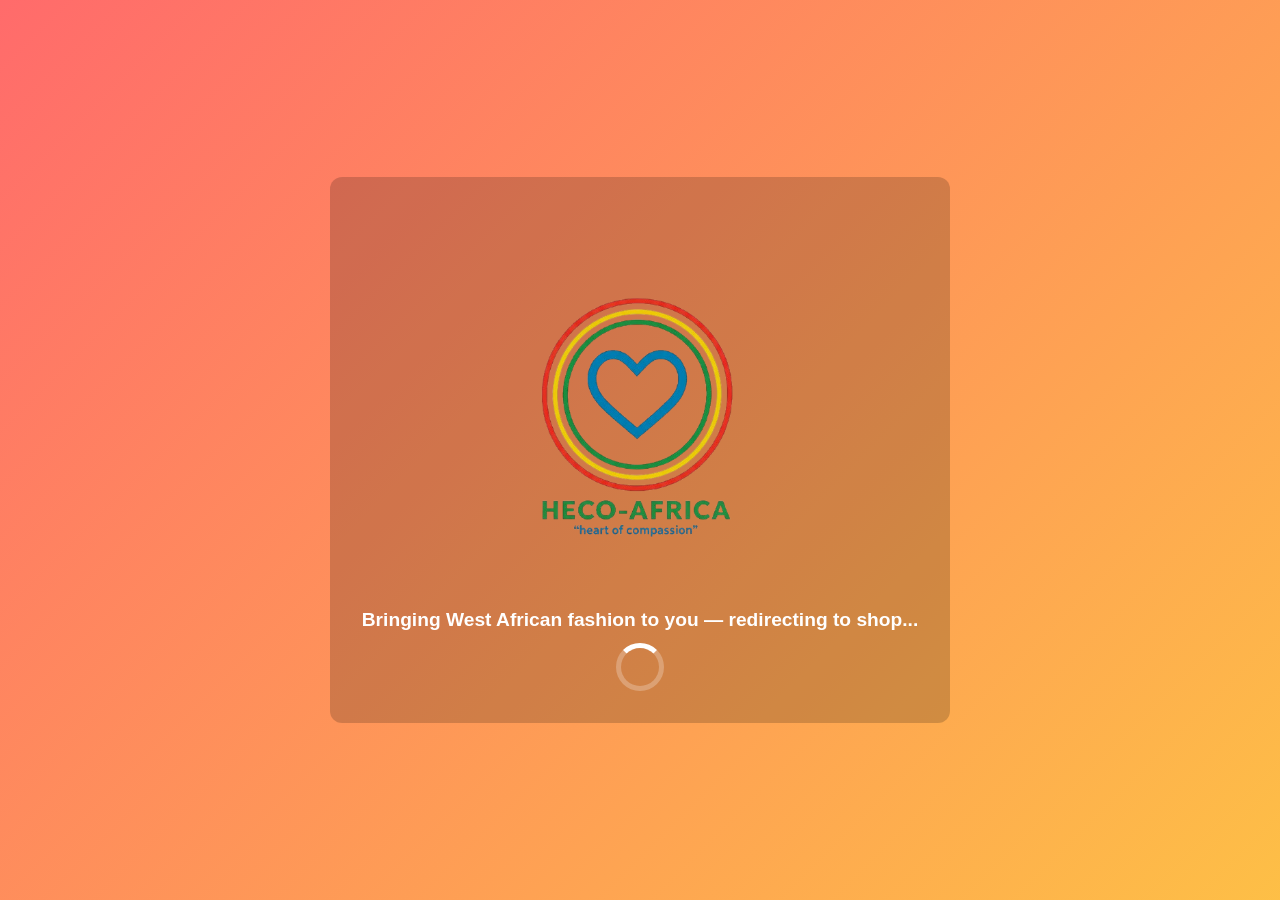
<file: index.html>
<!DOCTYPE html>
<html lang="en">
<head>
  <meta charset="utf-8"/>
  <meta name="viewport" content="width=device-width,initial-scale=1"/>
  <title>Slumtotos-Africa — Welcome</title>
  <link rel="stylesheet" href="style.css">
</head>
<body>
  <main class="splash-page">
    <div class="card">
      <h1>
        <img src="images/HECO-AFRICA (3).png" alt="HECO-AFRICA" style="height: 400px; vertical-align: middle;">
      
      </h1>
      <p>Bringing West African fashion to you — redirecting to shop...</p>
      <div class="spinner" aria-hidden="true"></div>
    </div>
  </main>
  <script>
    setTimeout(()=>{window.location.href='splash.html'},3000)
  </script>
</body>
</html>
</file>
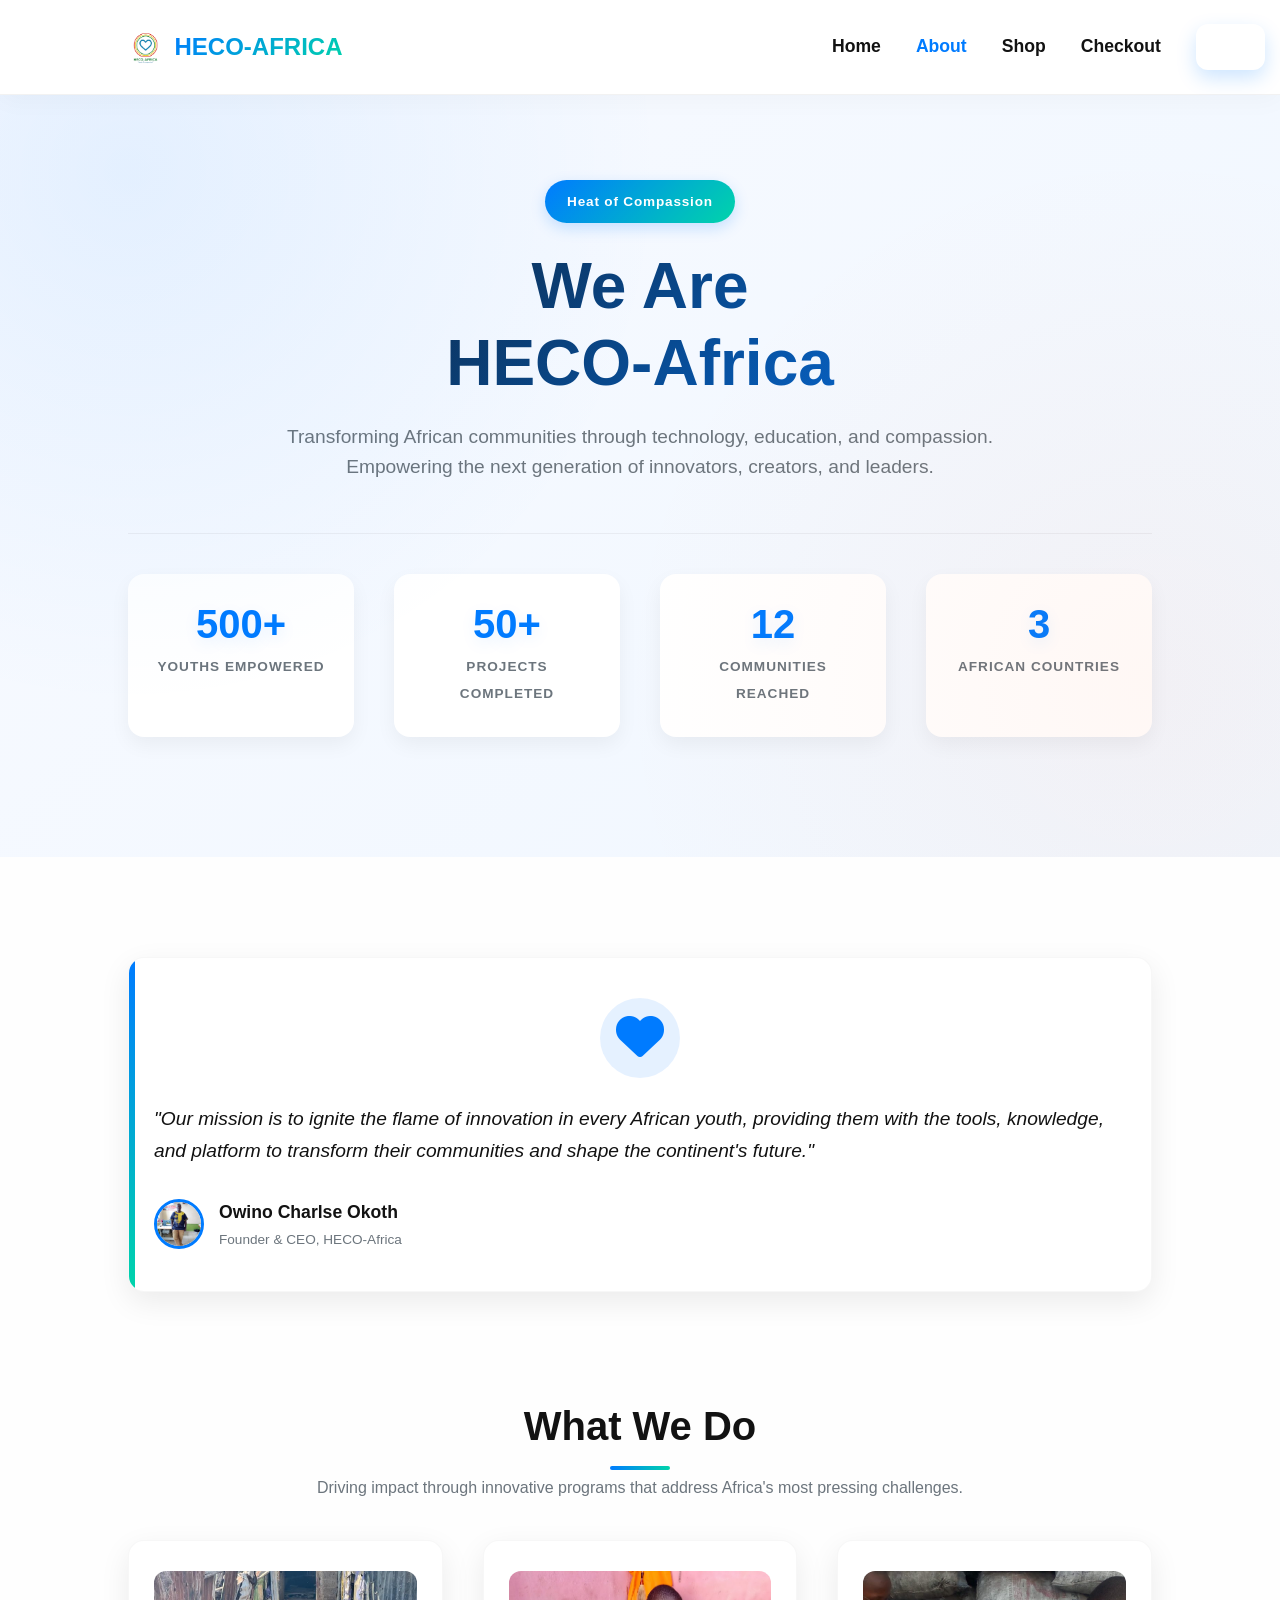
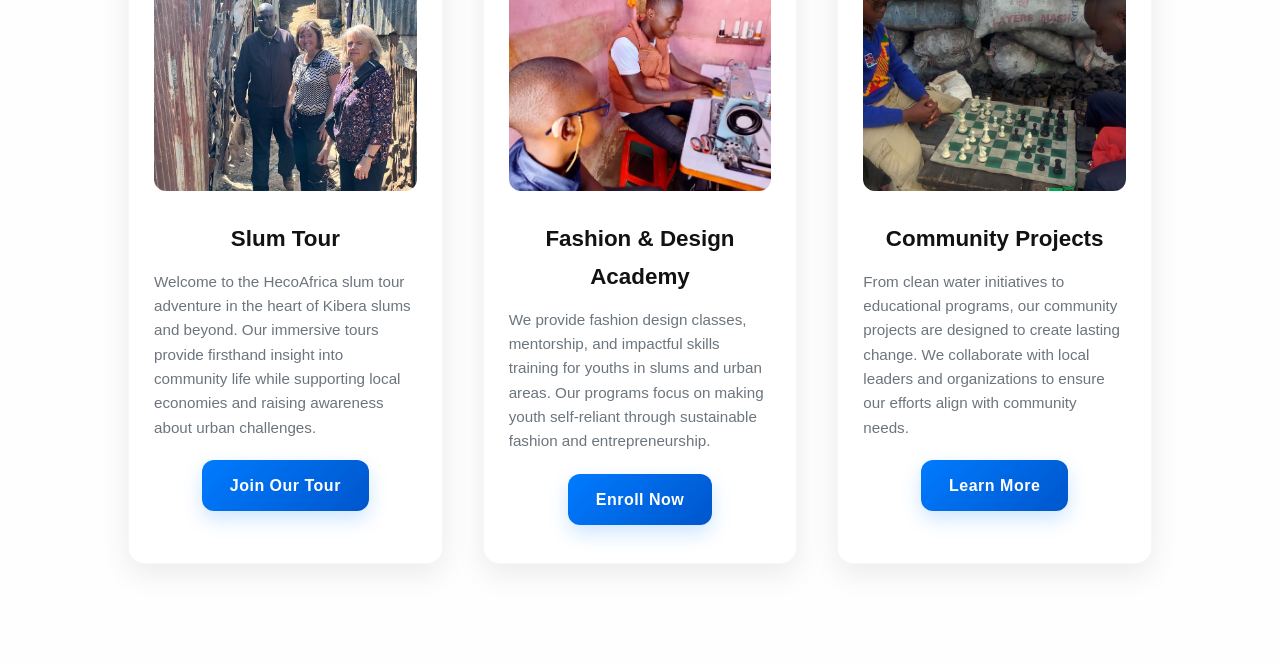
<file: aboutus.html>
<!DOCTYPE html>
<html lang="en">
<head>
  <meta charset="UTF-8" />
  <meta name="viewport" content="width=device-width, initial-scale=1.0" />
  <title>About Us – HECO-Africa | The Heat of Compassion</title>
  <link rel="stylesheet" href="https://cdnjs.cloudflare.com/ajax/libs/font-awesome/6.4.0/css/all.min.css">
  <style>
    /* ===== CSS VARIABLES ===== */
    :root {
      --primary: #007bff;
      --primary-dark: #0056cc;
      --secondary: #ff6b35;
      --accent: #00d4aa;
      --dark: #121212;
      --light: #f8f9fa;
      --gray: #6c757d;
      --gray-light: #e9ecef;
      --shadow: 0 10px 30px rgba(0,0,0,0.08);
      --shadow-hover: 0 20px 40px rgba(0,0,0,0.15);
      --transition: all 0.4s cubic-bezier(0.175, 0.885, 0.32, 1.1);
      --border-radius: 16px;
      --section-spacing: 120px;
    }

    * {
      margin: 0;
      padding: 0;
      box-sizing: border-box;
      font-family: "Poppins", "Segoe UI", sans-serif;
    }

    body {
      background-color: #fefefe;
      color: var(--dark);
      line-height: 1.7;
      overflow-x: hidden;
      scroll-behavior: smooth;
    }

    /* ===== MOBILE-FIRST NAVBAR ===== */
    .navbar {
      width: 100%;
      padding: 20px 5%;
      display: flex;
      justify-content: space-between;
      align-items: center;
      background: rgba(255, 255, 255, 0.98);
      backdrop-filter: blur(15px);
      position: fixed;
      top: 0;
      z-index: 1000;
      border-bottom: 1px solid rgba(0,0,0,0.05);
      box-shadow: 0 5px 25px rgba(0,0,0,0.03);
      transition: var(--transition);
    }

    .navbar.scrolled {
      padding: 15px 5%;
      box-shadow: 0 10px 30px rgba(0,0,0,0.08);
    }

    .logo {
      display: flex;
      align-items: center;
      gap: 10px;
      font-size: 1.5rem;
      font-weight: 800;
      color: var(--dark);
      text-decoration: none;
    }

    .logo-img {
      height: 50px;
      transition: var(--transition);
    }

    .logo span {
      background: linear-gradient(135deg, var(--primary), var(--accent));
      -webkit-background-clip: text;
      -webkit-text-fill-color: transparent;
      background-clip: text;
      display: none;
    }

    /* Mobile menu button */
    .menu-btn {
      display: flex;
      align-items: center;
      justify-content: center;
      width: 48px;
      height: 48px;
      background: var(--gray-light);
      color: var(--dark);
      font-size: 1.5rem;
      border-radius: 12px;
      cursor: pointer;
      transition: var(--transition);
      border: none;
    }

    .menu-btn:hover {
      background: var(--primary);
      color: white;
      transform: scale(1.05);
    }

    /* Mobile navigation */
    .nav-links {
      position: fixed;
      top: 0;
      right: -100%;
      width: 85%;
      max-width: 320px;
      height: 100vh;
      background: white;
      display: flex;
      flex-direction: column;
      padding: 100px 30px 40px;
      gap: 20px;
      transition: right 0.5s cubic-bezier(0.68, -0.55, 0.27, 1.55);
      box-shadow: -10px 0 40px rgba(0,0,0,0.12);
      z-index: 999;
      overflow-y: auto;
    }

    .nav-links.show {
      right: 0;
    }

    .nav-links li {
      list-style: none;
    }

    .nav-links a {
      display: block;
      text-decoration: none;
      color: var(--dark);
      font-weight: 600;
      font-size: 1.1rem;
      padding: 16px 20px;
      border-radius: 12px;
      transition: var(--transition);
      position: relative;
      overflow: hidden;
    }

    .nav-links a:not(.btn):hover {
      background: rgba(0, 123, 255, 0.08);
      color: var(--primary);
      transform: translateX(10px);
    }

    .nav-links a.active {
      background: rgba(0, 123, 255, 0.1);
      color: var(--primary);
      font-weight: 700;
    }

    .btn {
      background: linear-gradient(135deg, var(--primary), var(--primary-dark));
      padding: 14px 24px;
      color: white !important;
      border-radius: 12px;
      text-decoration: none;
      display: inline-block;
      font-weight: 600;
      letter-spacing: 0.5px;
      transition: var(--transition);
      box-shadow: 0 8px 20px rgba(0,123,255,0.2);
      border: none;
      cursor: pointer;
      position: relative;
      overflow: hidden;
      z-index: 1;
      margin-top: 10px;
      text-align: center;
    }

    .btn::before {
      content: '';
      position: absolute;
      top: 0;
      left: -100%;
      width: 100%;
      height: 100%;
      background: linear-gradient(135deg, var(--secondary), var(--primary));
      transition: left 0.6s ease;
      z-index: -1;
    }

    .btn:hover {
      transform: translateY(-3px);
      box-shadow: 0 12px 25px rgba(0,123,255,0.3);
    }

    .btn:hover::before {
      left: 0;
    }

    /* Menu overlay */
    .menu-overlay {
      position: fixed;
      top: 0;
      left: 0;
      width: 100%;
      height: 100%;
      background: rgba(0,0,0,0.5);
      backdrop-filter: blur(5px);
      z-index: 998;
      opacity: 0;
      visibility: hidden;
      transition: opacity 0.3s ease;
    }

    .menu-overlay.show {
      opacity: 1;
      visibility: visible;
    }

    /* ===== MOBILE-FRIENDLY ABOUT HEADER ===== */
    .about-header {
      padding: 140px 5% 80px;
      text-align: center;
      background: linear-gradient(135deg, #f8faff 0%, #f0f7ff 100%);
      position: relative;
      overflow: hidden;
      margin-bottom: 60px;
    }

    .about-header::before {
      content: '';
      position: absolute;
      top: 0;
      left: 0;
      width: 100%;
      height: 100%;
      background: 
        radial-gradient(circle at 10% 20%, rgba(0, 123, 255, 0.08) 0%, transparent 40%),
        radial-gradient(circle at 90% 80%, rgba(255, 107, 53, 0.05) 0%, transparent 40%);
      pointer-events: none;
    }

    .header-badge {
      display: inline-block;
      background: linear-gradient(135deg, var(--primary), var(--accent));
      color: white;
      padding: 10px 22px;
      border-radius: 50px;
      font-weight: 600;
      letter-spacing: 0.8px;
      margin-bottom: 25px;
      font-size: 0.85rem;
      box-shadow: 0 5px 15px rgba(0,123,255,0.2);
      animation: pulse 2s infinite;
    }

    @keyframes pulse {
      0%, 100% { transform: scale(1); }
      50% { transform: scale(1.05); }
    }

    .about-header h1 {
      font-size: 2.5rem;
      font-weight: 800;
      margin-bottom: 20px;
      line-height: 1.2;
      background: linear-gradient(135deg, #121212 0%, #007bff 100%);
      -webkit-background-clip: text;
      -webkit-text-fill-color: transparent;
      background-clip: text;
    }

    .about-header h1 span {
      color: var(--primary);
      display: block;
    }

    .tagline {
      font-size: 1.1rem;
      color: var(--gray);
      max-width: 100%;
      margin: 0 auto 40px;
      font-weight: 500;
      line-height: 1.6;
    }

    /* Mobile stats */
    .impact-stats {
      display: grid;
      grid-template-columns: repeat(2, 1fr);
      gap: 20px;
      margin-top: 50px;
      padding-top: 40px;
      border-top: 1px solid rgba(0,0,0,0.05);
    }

    .stat-item {
      text-align: center;
      padding: 20px 15px;
      background: white;
      border-radius: 16px;
      box-shadow: 0 8px 20px rgba(0,0,0,0.05);
      transition: var(--transition);
    }

    .stat-item:hover {
      transform: translateY(-5px);
      box-shadow: 0 12px 25px rgba(0,0,0,0.1);
    }

    .stat-number {
      font-size: 2.2rem;
      font-weight: 800;
      color: var(--primary);
      display: block;
      line-height: 1;
      margin-bottom: 8px;
      text-shadow: 0 5px 15px rgba(0,123,255,0.1);
    }

    .stat-label {
      font-size: 0.85rem;
      color: var(--gray);
      text-transform: uppercase;
      letter-spacing: 1px;
      font-weight: 600;
    }

    /* ===== MISSION SECTION ===== */
    .mission-section {
      padding: 0 5% 60px;
      text-align: center;
    }

    .mission-card {
      background: white;
      padding: 40px 25px;
      border-radius: var(--border-radius);
      box-shadow: var(--shadow);
      max-width: 100%;
      margin: 0 auto;
      position: relative;
      overflow: hidden;
      border: 1px solid rgba(0,0,0,0.03);
    }

    .mission-card::before {
      content: '';
      position: absolute;
      top: 0;
      left: 0;
      width: 6px;
      height: 100%;
      background: linear-gradient(180deg, var(--primary), var(--accent));
    }

    .mission-icon {
      font-size: 3rem;
      color: var(--primary);
      margin-bottom: 25px;
      display: inline-block;
      background: rgba(0, 123, 255, 0.1);
      width: 80px;
      height: 80px;
      line-height: 80px;
      border-radius: 50%;
    }

    .mission-text {
      font-size: 1.2rem;
      font-weight: 500;
      color: var(--dark);
      line-height: 1.7;
      font-style: italic;
      margin-bottom: 30px;
      text-align: left;
    }

    .mission-author {
      display: flex;
      align-items: center;
      gap: 15px;
      justify-content: flex-start;
    }

    .author-avatar {
      width: 50px;
      height: 50px;
      border-radius: 50%;
      object-fit: cover;
      border: 3px solid var(--primary);
      flex-shrink: 0;
    }

    .author-info h4 {
      font-size: 1.1rem;
      font-weight: 700;
      color: var(--dark);
      text-align: left;
    }

    .author-info p {
      color: var(--gray);
      font-size: 0.85rem;
      text-align: left;
    }

    /* ===== WHAT WE DO WITH IMAGES ===== */
    .what-we-do {
      padding: 0 5% 60px;
      text-align: center;
    }

    .section-title {
      font-size: 2.2rem;
      font-weight: 800;
      margin-bottom: 15px;
      color: var(--dark);
      position: relative;
      display: inline-block;
    }

    .section-title::after {
      content: '';
      position: absolute;
      width: 60px;
      height: 4px;
      background: linear-gradient(90deg, var(--primary), var(--accent));
      bottom: -10px;
      left: 50%;
      transform: translateX(-50%);
      border-radius: 4px;
    }

    .section-subtitle {
      color: var(--gray);
      font-size: 1rem;
      max-width: 100%;
      margin: 0 auto 40px;
      line-height: 1.6;
    }

    .services-grid {
      display: flex;
      flex-direction: column;
      gap: 30px;
    }

    .service-card {
      background: white;
      padding: 30px 25px;
      border-radius: var(--border-radius);
      box-shadow: var(--shadow);
      transition: var(--transition);
      text-align: center;
      position: relative;
      overflow: hidden;
      border: 1px solid rgba(0,0,0,0.03);
    }

    .service-card:hover {
      transform: translateY(-8px);
      box-shadow: var(--shadow-hover);
    }

    .service-image {
      width: 100%;
      height: 220px;
      border-radius: 12px;
      margin-bottom: 20px;
      object-fit: cover;
      transition: transform 0.5s ease;
    }

    .service-card:hover .service-image {
      transform: scale(1.05);
    }

    .service-card h3 {
      font-size: 1.4rem;
      font-weight: 700;
      margin-bottom: 12px;
      color: var(--dark);
    }

    .service-card p {
      color: var(--gray);
      margin-bottom: 20px;
      line-height: 1.6;
      font-size: 0.95rem;
      text-align: left;
    }

    /* ===== VALUES SECTION ===== */
    .values-section {
      padding: 60px 5%;
      text-align: center;
      background: linear-gradient(135deg, #f8faff 0%, #f0f7ff 100%);
      margin: 0 0 60px;
      border-radius: 30px;
    }

    .values-grid {
      display: flex;
      flex-direction: column;
      gap: 30px;
      margin-top: 40px;
    }

    .value-card {
      background: white;
      padding: 30px 25px;
      border-radius: var(--border-radius);
      box-shadow: var(--shadow);
      transition: var(--transition);
      position: relative;
      overflow: hidden;
      border: 1px solid rgba(0,0,0,0.03);
      text-align: center;
    }

    .value-card:hover {
      transform: translateY(-8px) scale(1.02);
      box-shadow: var(--shadow-hover);
    }

    .value-number {
      position: absolute;
      top: 15px;
      right: 15px;
      font-size: 3rem;
      font-weight: 800;
      color: rgba(0, 123, 255, 0.05);
      line-height: 1;
    }

    .value-icon {
      font-size: 2.5rem;
      color: var(--primary);
      margin-bottom: 20px;
      display: inline-block;
    }

    .value-card h3 {
      font-size: 1.4rem;
      font-weight: 700;
      margin-bottom: 12px;
      color: var(--dark);
    }

    .value-card p {
      color: var(--gray);
      line-height: 1.6;
      font-size: 0.95rem;
      text-align: left;
    }

    /* ===== TIMELINE ===== */
    .timeline-section {
      padding: 0 5% 60px;
      text-align: center;
    }

    .timeline {
      position: relative;
      max-width: 100%;
      margin: 60px auto 0;
    }

    .timeline::before {
      content: '';
      position: absolute;
      width: 3px;
      height: 100%;
      background: linear-gradient(180deg, var(--primary), var(--accent));
      left: 15px;
      border-radius: 3px;
    }

    .timeline-item {
      width: 100%;
      margin-bottom: 40px;
      position: relative;
      text-align: left;
      padding-left: 45px;
    }

    .timeline-item::after {
      content: '';
      position: absolute;
      width: 16px;
      height: 16px;
      background: var(--primary);
      border-radius: 50%;
      top: 0;
      left: 8px;
      box-shadow: 0 0 0 6px rgba(0, 123, 255, 0.2);
    }

    .timeline-year {
      font-size: 1.1rem;
      font-weight: 700;
      color: var(--primary);
      margin-bottom: 8px;
      display: inline-block;
      padding: 6px 15px;
      background: rgba(0, 123, 255, 0.1);
      border-radius: 50px;
    }

    .timeline-content {
      background: white;
      padding: 20px;
      border-radius: var(--border-radius);
      box-shadow: var(--shadow);
    }

    .timeline-content h4 {
      font-size: 1.2rem;
      font-weight: 700;
      margin-bottom: 8px;
      color: var(--dark);
    }

    .timeline-content p {
      color: var(--gray);
      font-size: 0.9rem;
      line-height: 1.6;
    }

    /* ===== CTA SECTION ===== */
    .cta-section {
      padding: 60px 5%;
      text-align: center;
      background: linear-gradient(135deg, var(--primary), var(--primary-dark));
      color: white;
      border-radius: 25px;
      margin: 0 5% 60px;
      position: relative;
      overflow: hidden;
    }

    .cta-section::before {
      content: '';
      position: absolute;
      width: 200px;
      height: 200px;
      background: rgba(255,255,255,0.05);
      border-radius: 50%;
      top: -50px;
      right: -50px;
    }

    .cta-section::after {
      content: '';
      position: absolute;
      width: 150px;
      height: 150px;
      background: rgba(255,255,255,0.05);
      border-radius: 50%;
      bottom: -50px;
      left: -50px;
    }

    .cta-section h2 {
      font-size: 2rem;
      font-weight: 800;
      margin-bottom: 15px;
      position: relative;
      z-index: 2;
    }

    .cta-section p {
      font-size: 1.1rem;
      max-width: 100%;
      margin: 0 auto 30px;
      opacity: 0.9;
      position: relative;
      z-index: 2;
      line-height: 1.6;
    }

    .cta-btn {
      background: white;
      color: var(--primary);
      padding: 16px 35px;
      font-size: 1.1rem;
      font-weight: 700;
      border-radius: 12px;
      text-decoration: none;
      display: inline-block;
      transition: var(--transition);
      box-shadow: 0 8px 20px rgba(0,0,0,0.1);
      position: relative;
      z-index: 2;
    }

    .cta-btn:hover {
      transform: translateY(-5px) scale(1.05);
      box-shadow: 0 15px 30px rgba(0,0,0,0.2);
    }

    /* ===== FOOTER ===== */
    footer {
      background: var(--dark);
      color: white;
      padding: 60px 5% 30px;
      position: relative;
    }

    .footer-content {
      display: flex;
      flex-direction: column;
      gap: 40px;
      margin-bottom: 40px;
    }

    .footer-col h3 {
      font-size: 1.3rem;
      font-weight: 700;
      margin-bottom: 20px;
      color: white;
      position: relative;
      padding-bottom: 12px;
    }

    .footer-col h3::after {
      content: '';
      position: absolute;
      width: 35px;
      height: 3px;
      background: var(--primary);
      bottom: 0;
      left: 0;
      border-radius: 3px;
    }

    .footer-logo {
      font-size: 1.6rem;
      font-weight: 800;
      margin-bottom: 15px;
    }

    .footer-logo span {
      color: var(--primary);
    }

    .footer-col p {
      color: #aaa;
      line-height: 1.6;
      margin-bottom: 20px;
      font-size: 0.95rem;
    }

    .footer-links {
      list-style: none;
    }

    .footer-links li {
      margin-bottom: 10px;
    }

    .footer-links a {
      color: #aaa;
      text-decoration: none;
      transition: var(--transition);
      display: inline-block;
      font-size: 0.95rem;
    }

    .footer-links a:hover {
      color: var(--primary);
      transform: translateX(5px);
    }

    .social-links {
      display: flex;
      gap: 12px;
      margin-top: 20px;
    }

    .social-link {
      width: 42px;
      height: 42px;
      background: rgba(255,255,255,0.08);
      border-radius: 10px;
      display: flex;
      align-items: center;
      justify-content: center;
      color: white;
      font-size: 1.1rem;
      transition: var(--transition);
    }

    .social-link:hover {
      background: var(--primary);
      transform: translateY(-5px);
    }

    .copyright {
      text-align: center;
      padding-top: 30px;
      border-top: 1px solid rgba(255,255,255,0.1);
      color: #888;
      font-size: 0.85rem;
      line-height: 1.5;
    }

    /* ===== TABLET RESPONSIVE ===== */
    @media (min-width: 768px) {
      .navbar {
        padding: 22px 8%;
      }
      
      .navbar.scrolled {
        padding: 18px 8%;
      }
      
      .logo span {
        display: inline;
      }
      
      .about-header {
        padding: 160px 8% 100px;
        margin-bottom: 80px;
      }
      
      .about-header h1 {
        font-size: 3.2rem;
      }
      
      .tagline {
        font-size: 1.2rem;
        max-width: 800px;
      }
      
      .impact-stats {
        grid-template-columns: repeat(4, 1fr);
        gap: 30px;
      }
      
      .stat-item {
        padding: 25px 20px;
      }
      
      .stat-number {
        font-size: 2.5rem;
      }
      
      .mission-section, .what-we-do, .timeline-section {
        padding-left: 8%;
        padding-right: 8%;
        padding-bottom: 80px;
      }
      
      .values-section {
        padding: 80px 8%;
        margin: 0 0 80px;
        border-radius: 40px;
      }
      
      .section-title {
        font-size: 2.5rem;
      }
      
      .services-grid {
        display: grid;
        grid-template-columns: repeat(2, 1fr);
        gap: 30px;
      }
      
      .values-grid {
        display: grid;
        grid-template-columns: repeat(2, 1fr);
        gap: 30px;
      }
      
      .timeline::before {
        left: 50%;
        transform: translateX(-50%);
      }
      
      .timeline-item {
        width: 45%;
        padding-left: 0;
        padding-right: 0;
      }
      
      .timeline-item:nth-child(odd) {
        margin-left: 0;
        margin-right: auto;
        text-align: right;
        padding-right: 60px;
      }
      
      .timeline-item:nth-child(even) {
        margin-left: auto;
        margin-right: 0;
        text-align: left;
        padding-left: 60px;
      }
      
      .timeline-item:nth-child(odd)::after {
        left: auto;
        right: -8px;
      }
      
      .timeline-item:nth-child(even)::after {
        left: -8px;
        right: auto;
      }
      
      .cta-section {
        padding: 80px 8%;
        margin: 0 8% 80px;
        border-radius: 30px;
      }
      
      .cta-section h2 {
        font-size: 2.5rem;
      }
      
      footer {
        padding: 80px 8% 40px;
      }
      
      .footer-content {
        display: grid;
        grid-template-columns: repeat(2, 1fr);
        gap: 50px;
      }
    }

    /* ===== DESKTOP RESPONSIVE ===== */
    @media (min-width: 1024px) {
      .navbar {
        padding: 22px 10%;
      }
      
      .nav-links {
        position: static;
        width: auto;
        height: auto;
        background: transparent;
        flex-direction: row;
        padding: 0;
        gap: 35px;
        box-shadow: none;
        overflow-y: visible;
      }
      
      .nav-links a {
        padding: 8px 0;
        background: transparent;
      }
      
      .nav-links a:not(.btn):hover {
        background: transparent;
        transform: none;
      }
      
      .nav-links a.active::before {
        display: none;
      }
      
      .nav-links a.active {
        background: transparent;
      }
      
      .nav-links a:not(.btn)::after {
        content: '';
        position: absolute;
        width: 0;
        height: 3px;
        bottom: 0;
        left: 0;
        background: linear-gradient(90deg, var(--primary), var(--accent));
        border-radius: 10px;
        transition: width 0.4s cubic-bezier(0.22, 0.61, 0.36, 1);
      }
      
      .nav-links a:not(.btn):hover::after {
        width: 100%;
      }
      
      .btn {
        margin-top: 0;
        padding: 12px 28px;
      }
      
      .menu-btn {
        display: none;
      }
      
      .menu-overlay {
        display: none;
      }
      
      .about-header {
        padding: 180px 10% 120px;
        margin-bottom: 100px;
      }
      
      .about-header h1 {
        font-size: 4rem;
      }
      
      .impact-stats {
        gap: 40px;
      }
      
      .stat-item {
        padding: 30px 25px;
      }
      
      .mission-section, .what-we-do, .timeline-section {
        padding-left: 10%;
        padding-right: 10%;
        padding-bottom: 100px;
      }
      
      .values-section {
        padding: 100px 10%;
        margin: 0 0 100px;
      }
      
      .services-grid {
        grid-template-columns: repeat(3, 1fr);
        gap: 40px;
      }
      
      .values-grid {
        grid-template-columns: repeat(3, 1fr);
        gap: 40px;
      }
      
      .cta-section {
        padding: 100px 10%;
        margin: 0 10% 100px;
        border-radius: 40px;
      }
      
      .cta-section h2 {
        font-size: 3rem;
      }
      
      footer {
        padding: 100px 10% 50px;
      }
      
      .footer-content {
        grid-template-columns: repeat(4, 1fr);
        gap: 60px;
      }
    }

    /* ===== DARK MODE SUPPORT ===== */
    @media (prefers-color-scheme: dark) {
      :root {
        --dark: #f8f9fa;
        --light: #121212;
        --gray: #adb5bd;
        --gray-light: #2d3748;
      }
      
      body {
        background-color: #121212;
        color: #f8f9fa;
      }
      
      .navbar, .nav-links, .mission-card, .service-card, 
      .value-card, .timeline-content, .stat-item {
        background: #1e1e1e;
        border-color: rgba(255,255,255,0.05);
      }
      
      .about-header, .values-section {
        background: linear-gradient(135deg, #1a1a2e 0%, #16213e 100%);
      }
      
      .logo, .nav-links a, .section-title, 
      .service-card h3, .value-card h3, .timeline-content h4 {
        color: #f8f9fa;
      }
      
      .about-header h1 {
        background: linear-gradient(135deg, #f8f9fa 0%, #007bff 100%);
        -webkit-background-clip: text;
        -webkit-text-fill-color: transparent;
      }
    }

    /* ===== ACCESSIBILITY ===== */
    @media (prefers-reduced-motion: reduce) {
      * {
        animation-duration: 0.01ms !important;
        animation-iteration-count: 1 !important;
        transition-duration: 0.01ms !important;
      }
    }
  </style>
</head>
<body>

  <!-- ===== MOBILE NAVBAR ===== -->
  <nav class="navbar" id="navbar">
    <a href="#" class="logo">
      <img src="images/HECO-AFRICA (3).png" alt="HECO-AFRICA" class="logo-img">
      <span>HECO-AFRICA</span>
    </a>
    
    <button class="menu-btn" id="menuBtn" aria-label="Toggle menu" aria-expanded="false">
      <i class="fas fa-bars"></i>
    </button>
    
    <div class="menu-overlay" id="menuOverlay"></div>
    
    <ul class="nav-links" id="navLinks">
      <li><a href="index.html">Home</a></li>
      <li><a href="aboutus.html" class="active">About</a></li>
      <li><a href="splash.html">Shop</a></li>
      <li><a href="checkout.html">Checkout</a></li>
      <li><a href="#" class="btn">Contact</a></li>
    </ul>
  </nav>

  <!-- ===== MOBILE-FRIENDLY ABOUT HEADER ===== -->
  <section class="about-header">
    <div class="header-badge">Heat of Compassion</div>
    <h1>We Are <span>HECO-Africa</span></h1>
    <p class="tagline">Transforming African communities through technology, education, and compassion. Empowering the next generation of innovators, creators, and leaders.</p>
    
    <div class="impact-stats">
      <div class="stat-item">
        <span class="stat-number" id="stat1">500+</span>
        <span class="stat-label">Youths Empowered</span>
      </div>
      <div class="stat-item">
        <span class="stat-number" id="stat2">50+</span>
        <span class="stat-label">Projects Completed</span>
      </div>
      <div class="stat-item">
        <span class="stat-number" id="stat3">12</span>
        <span class="stat-label">Communities Reached</span>
      </div>
      <div class="stat-item">
        <span class="stat-number" id="stat4">3</span>
        <span class="stat-label">African Countries</span>
      </div>
    </div>
  </section>

  <!-- ===== MISSION STATEMENT ===== -->
  <section class="mission-section">
    <div class="mission-card">
      <div class="mission-icon">
        <i class="fas fa-heart"></i>
      </div>
      <p class="mission-text">"Our mission is to ignite the flame of innovation in every African youth, providing them with the tools, knowledge, and platform to transform their communities and shape the continent's future."</p>
      <div class="mission-author">
        <img src="images/Dad 1.jpg" alt="Founder" class="author-avatar">
        <div class="author-info">
          <h4>Owino Charlse Okoth</h4>
          <p>Founder & CEO, HECO-Africa</p>
        </div>
      </div>
    </div>
  </section>

  <!-- ===== WHAT WE DO WITH IMAGES ===== -->
  <section class="what-we-do">
    <h2 class="section-title">What We Do</h2>
    <p class="section-subtitle">Driving impact through innovative programs that address Africa's most pressing challenges.</p>
    
    <div class="services-grid">
      <div class="service-card">
        <img src="images/slumtour.jpg" alt="Slum Tour Experience" class="service-image">
        <h3>Slum Tour</h3>
        <p>Welcome to the HecoAfrica slum tour adventure in the heart of Kibera slums and beyond. Our immersive tours provide firsthand insight into community life while supporting local economies and raising awareness about urban challenges.</p>
        <a href="tour.html" class="btn">Join Our Tour</a>
      </div>
      
      <div class="service-card">
        <img src="images/fashion academy.jpg" alt="Fashion Design Academy" class="service-image">
        <h3>Fashion & Design Academy</h3>
        <p>We provide fashion design classes, mentorship, and impactful skills training for youths in slums and urban areas. Our programs focus on making youth self-reliant through sustainable fashion and entrepreneurship.</p>
        <a href="fashion.html" class="btn">Enroll Now</a>
      </div>
      
      <div class="service-card">
        <img src="images/chess.jpg" alt="" class="service-image">
        <h3>Community Projects</h3> 
        <p>From clean water initiatives to educational programs, our community projects are designed to create lasting change. We collaborate with local leaders and organizations to ensure our efforts align with community needs.</p>
        <a href="community.html" class="btn">Learn More</a>
      </div>
</file>
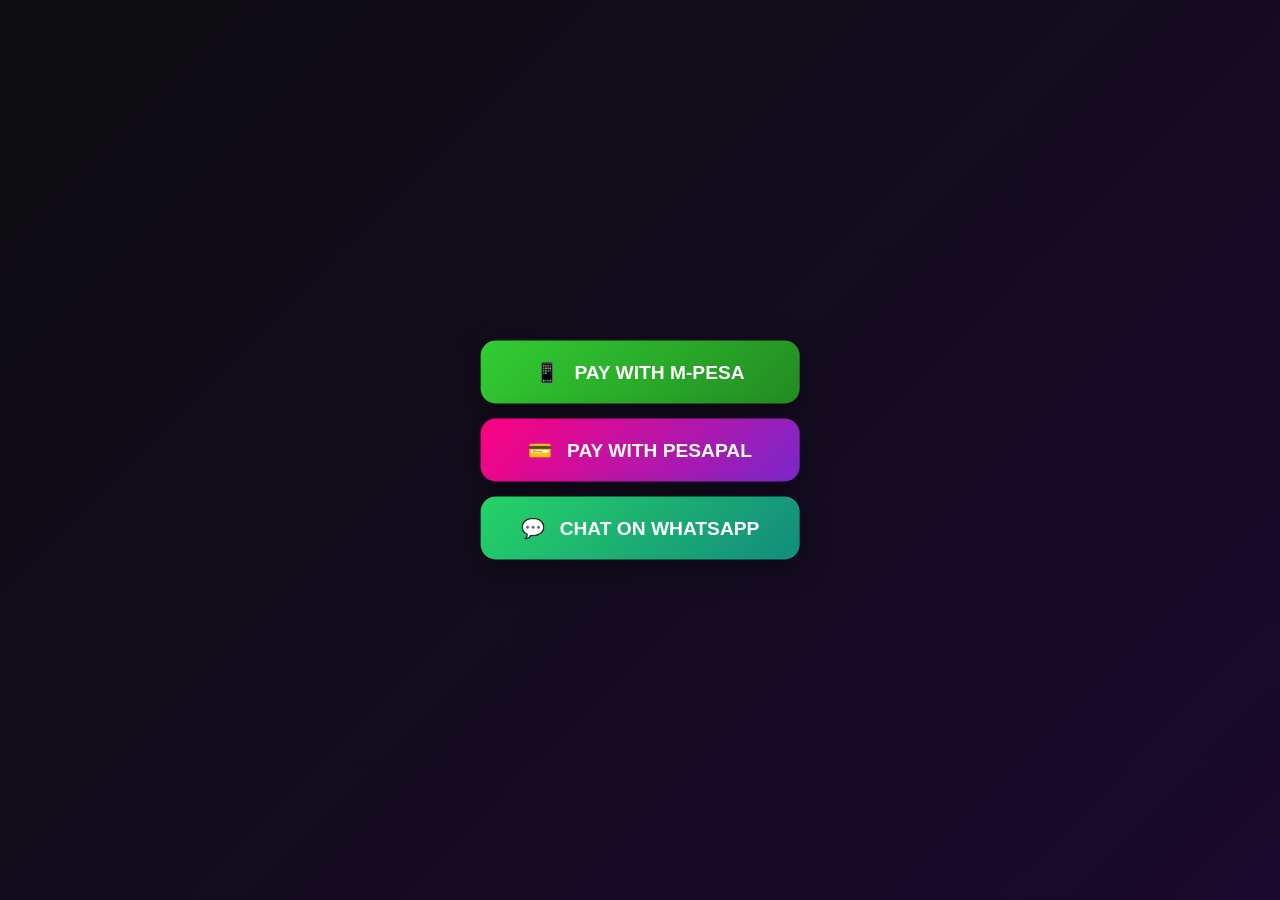
<file: checkout.html>
<!DOCTYPE html>
<html lang="en">
<head>
    <meta charset="utf-8"/>
    <meta name="viewport" content="width=device-width,initial-scale=1"/>
    <title>HECO Africa Payment</title>
    <style>
        * {
            margin: 0;
            padding: 0;
            box-sizing: border-box;
            font-family: 'Segoe UI', Tahoma, Geneva, Verdana, sans-serif;
        }
        
        body {
            background: linear-gradient(135deg, #0d0d0f 0%, #1a0a2e 100%);
            color: white;
            min-height: 100vh;
            display: flex;
            justify-content: center;
            align-items: center;
            padding: 20px;
        }
        
        /* POPUP BUTTONS */
        .popup-buttons {
            position: fixed;
            top: 50%;
            left: 50%;
            transform: translate(-50%, -50%);
            z-index: 1000;
            display: flex;
            flex-direction: column;
            gap: 15px;
            min-width: 300px;
            animation: fadeIn 0.5s ease;
        }
        
        .popup-btn {
            padding: 20px 40px;
            border: none;
            border-radius: 15px;
            font-size: 1.2rem;
            font-weight: 600;
            cursor: pointer;
            transition: all 0.3s ease;
            display: flex;
            align-items: center;
            justify-content: center;
            gap: 15px;
            box-shadow: 0 10px 30px rgba(0, 0, 0, 0.4);
        }
        
        .popup-btn:hover {
            transform: translateY(-5px) scale(1.05);
        }
        
        .mpesa-btn {
            background: linear-gradient(135deg, #32cd32, #228b22);
            color: white;
            animation: slideIn 0.5s ease 0.1s both;
        }
        
        .pesapal-btn {
            background: linear-gradient(135deg, #ff0080, #7928ca);
            color: white;
            animation: slideIn 0.5s ease 0.3s both;
        }
        
        .whatsapp-btn {
            background: linear-gradient(135deg, #25D366, #128C7E);
            color: white;
            animation: slideIn 0.5s ease 0.5s both;
        }
        
        /* PAYMENT CONTAINER */
        .payment-container {
            background: rgba(26, 26, 28, 0.95);
            border-radius: 20px;
            padding: 40px;
            width: 100%;
            max-width: 500px;
            box-shadow: 0 20px 60px rgba(0, 0, 0, 0.5);
            border: 1px solid rgba(255, 0, 128, 0.3);
            backdrop-filter: blur(20px);
            display: none;
            animation: fadeInUp 0.5s ease;
        }
        
        /* CART SUMMARY */
        .cart-summary {
            background: rgba(255, 255, 255, 0.05);
            border-radius: 15px;
            padding: 20px;
            margin-bottom: 25px;
            border: 1px solid rgba(255, 0, 128, 0.2);
            max-height: 300px;
            overflow-y: auto;
        }
        
        .cart-item {
            display: flex;
            align-items: center;
            gap: 15px;
            padding: 12px 0;
            border-bottom: 1px solid rgba(255, 255, 255, 0.1);
        }
        
        .cart-item:last-child {
            border-bottom: none;
        }
        
        .cart-item-image {
            width: 60px;
            height: 60px;
            border-radius: 8px;
            object-fit: cover;
            border: 2px solid rgba(255, 0, 128, 0.3);
        }
        
        .cart-item-info {
            flex: 1;
        }
        
        .cart-item-name {
            font-weight: 600;
            color: #fff;
            margin-bottom: 5px;
        }
        
        .cart-item-details {
            font-size: 0.9rem;
            color: #aaa;
        }
        
        /* PESAPAL EMBED CONTAINER */
        .pesapal-embed-container {
            background: white;
            border-radius: 15px;
            padding: 20px;
            margin: 20px 0;
            display: none;
            text-align: center;
        }
        
        .logo-header {
            text-align: center;
            margin-bottom: 30px;
        }
        
        .logo-header h1 {
            font-size: 2.5rem;
            background: linear-gradient(90deg, #ff0080, #7928ca, #00d4ff);
            -webkit-background-clip: text;
            background-clip: text;
            color: transparent;
            margin-bottom: 10px;
            font-weight: 800;
        }
        
        .logo-header p {
            color: #999;
            font-size: 1.1rem;
        }
        
        .section {
            margin-bottom: 30px;
            padding: 20px;
            background: rgba(255, 255, 255, 0.05);
            border-radius: 15px;
            border: 1px solid rgba(255, 255, 255, 0.1);
        }
        
        .section h3 {
            color: #ff0080;
            margin-bottom: 20px;
            font-size: 1.3rem;
            display: flex;
            align-items: center;
            gap: 10px;
        }
        
        label {
            display: block;
            margin-bottom: 8px;
            color: #aaa;
            font-size: 0.9rem;
            font-weight: 500;
        }
        
        input, select {
            width: 100%;
            padding: 15px;
            margin-bottom: 20px;
            border: 2px solid rgba(255, 255, 255, 0.1);
            border-radius: 12px;
            background: rgba(255, 255, 255, 0.08);
            color: white;
            font-size: 1rem;
            transition: all 0.3s ease;
        }
        
        input:focus, select:focus {
            outline: none;
            border-color: #ff0080;
            box-shadow: 0 0 0 3px rgba(255, 0, 128, 0.2);
        }
        
        .amount-section {
            text-align: center;
            padding: 25px;
            background: linear-gradient(135deg, rgba(255, 0, 128, 0.1), rgba(121, 40, 202, 0.1));
            border-radius: 15px;
            margin: 25px 0;
            border: 1px solid rgba(255, 0, 128, 0.2);
        }
        
        #amount {
            font-size: 3rem;
            font-weight: bold;
            background: linear-gradient(90deg, #ff0080, #00d4ff);
            -webkit-background-clip: text;
            background-clip: text;
            color: transparent;
            margin: 10px 0;
        }
        
        .payment-methods {
            display: grid;
            grid-template-columns: repeat(2, 1fr);
            gap: 15px;
            margin: 25px 0;
        }
        
        .payment-btn {
            padding: 18px;
            border: none;
            border-radius: 12px;
            font-size: 1rem;
            font-weight: 600;
            cursor: pointer;
            transition: all 0.3s ease;
            display: flex;
            align-items: center;
            justify-content: center;
            gap: 10px;
        }
        
        .back-btn {
            background: rgba(255, 255, 255, 0.1);
            color: white;
            margin-top: 20px;
        }
        
        .splash-btn {
            background: linear-gradient(135deg, #00d4ff, #0066ff);
            color: white;
            margin-top: 15px;
        }
        
        /* WhatsApp Chat */
        .whatsapp-chat {
            position: fixed;
            bottom: 30px;
            right: 30px;
            z-index: 1000;
            animation: bounce 2s infinite;
        }
        
        .whatsapp-icon {
            width: 70px;
            height: 70px;
            background: linear-gradient(135deg, #25D366, #128C7E);
            border-radius: 50%;
            display: flex;
            align-items: center;
            justify-content: center;
            font-size: 2rem;
            color: white;
            box-shadow: 0 10px 30px rgba(37, 211, 102, 0.4);
            cursor: pointer;
            transition: all 0.3s ease;
        }
        
        .whatsapp-icon:hover {
            transform: scale(1.1);
        }
        
        /* Animations */
        @keyframes fadeIn {
            from { opacity: 0; }
            to { opacity: 1; }
        }
        
        @keyframes fadeInUp {
            from { 
                opacity: 0;
                transform: translateY(30px);
            }
            to { 
                opacity: 1;
                transform: translateY(0);
            }
        }
        
        @keyframes slideIn {
            from {
                opacity: 0;
                transform: translateX(-50px);
            }
            to {
                opacity: 1;
                transform: translateX(0);
            }
        }
        
        @keyframes bounce {
            0%, 100% { transform: translateY(0); }
            50% { transform: translateY(-10px); }
        }
        
        .fade-out {
            animation: fadeOut 0.3s ease forwards;
        }
        
        @keyframes fadeOut {
            from { opacity: 1; }
            to { 
                opacity: 0;
                visibility: hidden;
            }
        }
        
        @media (max-width: 600px) {
            .popup-buttons {
                min-width: 90%;
            }
            
            .popup-btn {
                padding: 18px 30px;
                font-size: 1.1rem;
            }
            
            .payment-container {
                padding: 25px;
            }
            
            #amount {
                font-size: 2.5rem;
            }
            
            .whatsapp-icon {
                width: 60px;
                height: 60px;
                font-size: 1.8rem;
            }
        }
    </style>
</head>
<body>
    <!-- POPUP BUTTONS (SHOWS FIRST) -->
    <div class="popup-buttons" id="popupButtons">
        <button class="popup-btn mpesa-btn" onclick="selectPayment('mpesa')">
            <span>📱</span> PAY WITH M-PESA
        </button>
        
        <button class="popup-btn pesapal-btn" onclick="selectPayment('pesapal')">
            <span>💳</span> PAY WITH PESAPAL
        </button>
        
        <button class="popup-btn whatsapp-btn" onclick="selectPayment('whatsapp')">
            <span>💬</span> CHAT ON WHATSAPP
        </button>
    </div>
    
    <!-- PAYMENT CONTAINER -->
    <div class="payment-container" id="paymentContainer">
        <div class="logo-header">
            <h1>HECO AFRICA</h1>
            <p>Secure Payment Gateway</p>
        </div>
        
        <!-- CART SUMMARY -->
        <div class="cart-summary" id="cartSummary">
            <h3>Your Cart Items</h3>
            <div id="cartItemsList">
                <!-- Cart items will be loaded here -->
            </div>
        </div>
        
        <div class="section">
            <h3>Contact Information</h3>
            <label for="cust-name">Full Name</label>
            <input type="text" id="cust-name" placeholder="Enter your full name" required>
            
            <label for="cust-email">Email Address</label>
            <input type="email" id="cust-email" placeholder="your@email.com" required>
            
            <label for="cust-phone">Phone Number</label>
            <input type="tel" id="cust-phone" placeholder="0705 379 295" required>
        </div>
        
        <div class="amount-section">
            <h3>Payment Amount</h3>
            <div id="amount">KES 0</div>
            <p>Total amount from your cart</p>
        </div>
        
        <div class="payment-methods">
            <button class="payment-btn mpesa-btn" onclick="processMpesaPayment()">
                <span>📱</span> Pay with M-Pesa
            </button>
            
            <button class="payment-btn pesapal-btn" onclick="showPesaPalEmbed()">
                <span>💳</span> Pay with PesaPal
            </button>
        </div>
        
        <!-- PesaPal Embed Container -->
        <div class="pesapal-embed-container" id="pesapalEmbed">
            <h3 style="color: #333; margin-bottom: 15px;">PesaPal Secure Payment</h3>
            <iframe width="100%" height="500" 
                    src="https://store.pesapal.com/embed-code?pageUrl=https://store.pesapal.com/hecoafrica" 
                    frameborder="0" 
                    allowfullscreen>
            </iframe>
            <p style="color: #666; margin-top: 10px; font-size: 0.9rem;">
                Complete your payment in the secure PesaPal window above
            </p>
        </div>
        
        <button class="payment-btn back-btn" onclick="goBackToPopup()">
            <span>←</span> Back to Options
        </button>
        
        <button class="payment-btn splash-btn" onclick="goToSplash()">
            <span>🏠</span> Back to Shop
        </button>
        
        <div class="footer">
            <p>© 2024 HECO AFRICA • Secure & Encrypted Payments</p>
        </div>
    </div>
    
    <!-- WhatsApp Floating Button -->
    <div class="whatsapp-chat" id="whatsappChat" style="display: none;">
        <div class="whatsapp-icon" onclick="openWhatsAppWithCart()">
            💬
        </div>
    </div>

    <script>
        let selectedMethod = '';
        let cartItems = [];
        let totalAmount = 0;
        
        // Load cart from localStorage
        function loadCartFromStorage() {
            try {
                const savedCart = localStorage.getItem('st_cart');
                if (savedCart) {
                    cartItems = JSON.parse(savedCart);
                    displayCartItems();
                    calculateTotal();
                } else {
                    showEmptyCart();
                }
            } catch (error) {
                console.error('Error loading cart:', error);
                showEmptyCart();
            }
        }
        
        // Display cart items
        function displayCartItems() {
            const cartItemsList = document.getElementById('cartItemsList');
            cartItemsList.innerHTML = '';
            
            if (cartItems.length === 0) {
                showEmptyCart();
                return;
            }
            
            cartItems.forEach(item => {
                const cartItemDiv = document.createElement('div');
                cartItemDiv.className = 'cart-item';
                
                cartItemDiv.innerHTML = `
                    <img src="${item.image}" alt="${item.name}" class="cart-item-image" onerror="this.src='https://via.placeholder.com/60x60?text=Product'">
                    <div class="cart-item-info">
                        <div class="cart-item-name">${item.name}</div>
                        <div class="cart-item-details">
                            KES ${item.price} × ${item.quantity} = KES ${item.price * item.quantity}
                        </div>
                    </div>
                `;
                
                cartItemsList.appendChild(cartItemDiv);
            });
        }
        
        // Show empty cart message
        function showEmptyCart() {
            const cartItemsList = document.getElementById('cartItemsList');
            cartItemsList.innerHTML = `
                <div style="text-align: center; padding: 30px; color: #aaa;">
                    <div style="font-size: 3rem; margin-bottom: 10px;">🛒</div>
                    <p>Your cart is empty</p>
                    <button class="payment-btn splash-btn" onclick="goToSplash()" style="margin-top: 15px;">
                        <span>🛍️</span> Go Shopping
                    </button>
                </div>
            `;
        }
        
        // Calculate total amount
        function calculateTotal() {
            totalAmount = cartItems.reduce((total, item) => {
                return total + (item.price * item.quantity);
            }, 0);
            
            document.getElementById('amount').textContent = `KES ${totalAmount}`;
            document.getElementById('amount-input').value = totalAmount;
            
            // If cart is empty, disable payment buttons
            const paymentButtons = document.querySelectorAll('.payment-btn:not(.back-btn):not(.splash-btn)');
            if (cartItems.length === 0) {
                paymentButtons.forEach(btn => {
                    btn.disabled = true;
                    btn.style.opacity = '0.5';
                    btn.style.cursor = 'not-allowed';
                });
            } else {
                paymentButtons.forEach(btn => {
                    btn.disabled = false;
                    btn.style.opacity = '1';
                    btn.style.cursor = 'pointer';
                });
            }
        }
        
        // Show popup buttons when page loads
        window.onload = function() {
            loadCartFromStorage();
            document.getElementById('popupButtons').style.display = 'flex';
        };
        
        // Handle payment method selection
        function selectPayment(method) {
            selectedMethod = method;
            
            if (method === 'whatsapp') {
                if (cartItems.length === 0) {
                    alert('Your cart is empty. Please add items to your cart first.');
                    goToSplash();
                    return;
                }
                openWhatsAppWithCart();
                return;
            }
            
            // Hide popup buttons
            document.getElementById('popupButtons').classList.add('fade-out');
            
            // Show payment container after animation
            setTimeout(() => {
                document.getElementById('popupButtons').style.display = 'none';
                document.getElementById('popupButtons').classList.remove('fade-out');
                document.getElementById('paymentContainer').style.display = 'block';
                document.getElementById('whatsappChat').style.display = 'block';
                
                // Show method-specific message
                if (method === 'mpesa') {
                    alert('Selected: M-PESA Payment\nFill in your details below');
                } else if (method === 'pesapal') {
                    alert('Selected: PESAPAL Payment\nFill in your details below');
                }
                
                // Focus on first input
                document.getElementById('cust-name').focus();
            }, 300);
        }
        
        // Go back to popup buttons
        function goBackToPopup() {
            document.getElementById('paymentContainer').style.display = 'none';
            document.getElementById('whatsappChat').style.display = 'none';
            document.getElementById('pesapalEmbed').style.display = 'none';
            document.getElementById('popupButtons').style.display = 'flex';
        }
        
        // Go to splash.html (shop page)
        function goToSplash() {
            window.location.href = "splash.html";
        }
        
        // Generate cart summary for messages
        function getCartSummary() {
            let summary = "🛒 MY ORDER SUMMARY:\n";
            cartItems.forEach((item, index) => {
                summary += `\n${index + 1}. ${item.name}\n`;
                summary += `   Quantity: ${item.quantity}\n`;
                summary += `   Price: KES ${item.price} each\n`;
                summary += `   Subtotal: KES ${item.price * item.quantity}\n`;
            });
            summary += `\n💰 TOTAL: KES ${totalAmount}`;
            return summary;
        }
        
        // Generate cart summary for PesaPal/M-Pesa (without images)
        function getCartSummarySimple() {
            let summary = "";
            cartItems.forEach((item, index) => {
                summary += `${item.name} (${item.quantity} × KES ${item.price})`;
                if (index < cartItems.length - 1) summary += ", ";
            });
            return summary;
        }
        
        // Process M-Pesa Payment
        function processMpesaPayment() {
            const name = document.getElementById('cust-name').value;
            const email = document.getElementById('cust-email').value;
            const phone = document.getElementById('cust-phone').value;
            
            if (!name || !email || !phone) {
                alert('Please fill in all contact information first');
                return;
            }
            
            if (cartItems.length === 0) {
                alert('Your cart is empty. Please add items to your cart.');
                return;
            }
            
            // Validate phone number
            const phoneRegex = /^(07|01)\d{8}$/;
            const cleanPhone = phone.replace(/\s/g, '');
            
            if (!phoneRegex.test(cleanPhone)) {
                alert('Please enter a valid Kenyan phone number (07xxxxxxxx or 01xxxxxxxx)');
                return;
            }
            
            // Generate reference
            const reference = 'HECO' + Date.now().toString().slice(-6);
            const cartSummary = getCartSummarySimple();
            
            // Show processing message
            alert(`💰 M-Pesa Payment Request\n\n` +
                  `Items: ${cartSummary}\n` +
                  `Total: KES ${totalAmount}\n` +
                  `Phone: ${phone}\n` +
                  `Reference: ${reference}\n\n` +
                  `Check your phone for STK Push prompt.`);
            
            // Simulate payment processing
            console.log('M-Pesa Payment Processing:', {
                phone: cleanPhone,
                amount: totalAmount,
                reference: reference,
                items: cartItems,
                name: name,
                email: email
            });
            
            // Show success message after delay
            setTimeout(() => {
                const confirmed = confirm(`✅ Did you complete the M-Pesa payment on your phone?\n\n` +
                                        `Items: ${cartSummary}\n` +
                                        `Total: KES ${totalAmount}\n` +
                                        `Reference: ${reference}`);
                
                if (confirmed) {
                    alert('🎉 Thank you for your payment to HECO Africa!\nA receipt has been sent to your email.');
                    
                    // Clear cart after successful payment
                    localStorage.removeItem('st_cart');
                    
                    // Optionally redirect to splash page after successful payment
                    setTimeout(() => {
                        const goHome = confirm('Would you like to return to the shop?');
                        if (goHome) {
                            goToSplash();
                        }
                    }, 1000);
                } else {
                    alert('⚠️ Payment not completed. Please try again.');
                }
            }, 3000);
        }
        
        // Show PesaPal Embed
        function showPesaPalEmbed() {
            const name = document.getElementById('cust-name').value;
            const email = document.getElementById('cust-email').value;
            const phone = document.getElementById('cust-phone').value;
            
            if (!name || !email || !phone) {
                alert('Please fill in all contact information first');
                return;
            }
            
            if (cartItems.length === 0) {
                alert('Your cart is empty. Please add items to your cart.');
                return;
            }
            
            // Show PesaPal embed
            document.getElementById('pesapalEmbed').style.display = 'block';
            document.getElementById('pesapalEmbed').scrollIntoView({ behavior: 'smooth' });
            
            const cartSummary = getCartSummarySimple();
            alert('🔐 Opening PesaPal secure payment gateway...\n\n' +
                  `Items: ${cartSummary}\n` +
                  `Total: KES ${totalAmount}\n` +
                  `Email: ${email}\n\n` +
                  'Complete your payment in the window below.');
            
            // Store order details for PesaPal
            const orderDetails = {
                name: name,
                email: email,
                phone: phone,
                items: cartItems,
                total: totalAmount,
                reference: 'HECO' + Date.now().toString().slice(-6)
            };
            
            localStorage.setItem('pesapal_order', JSON.stringify(orderDetails));
        }
        
        // Open WhatsApp with cart items (WITH IMAGES)
        function openWhatsAppWithCart() {
            const phoneNumber = "254705379295"; // Your WhatsApp number
            const name = document.getElementById('cust-name')?.value || "Customer";
            
            // Build detailed WhatsApp message with cart items
            let whatsappMessage = `Hello HECO Africa! 👋\n\n`;
            whatsappMessage += `My name is ${name}.\n\n`;
            whatsappMessage += `I want to purchase the following items:\n\n`;
            
            cartItems.forEach((item, index) => {
                whatsappMessage += `📦 *${item.name}*\n`;
                whatsappMessage += `   Quantity: ${item.quantity}\n`;
                whatsappMessage += `   Price: KES ${item.price} each\n`;
                whatsappMessage += `   Subtotal: KES ${item.price * item.quantity}\n`;
                whatsappMessage += `   Image: ${item.image}\n\n`;
            });
            
            whatsappMessage += `💰 *TOTAL AMOUNT: KES ${totalAmount}*\n\n`;
            whatsappMessage += `Please help me complete this order. Thank you!`;
            
            const whatsappUrl = `https://wa.me/${phoneNumber}?text=${encodeURIComponent(whatsappMessage)}`;
            
            window.open(whatsappUrl, '_blank');
            
            // Show confirmation
            alert('Opening WhatsApp to send your order details...\n\n' +
                  `You are sending ${cartItems.length} item(s) from your cart.\n` +
                  `Total: KES ${totalAmount}\n\n` +
                  'If WhatsApp doesn\'t open, please message us at:\n' +
                  '+254 705 379 295');
            
            // If coming from payment page, show option to go back
            if (document.getElementById('paymentContainer').style.display === 'block') {
                setTimeout(() => {
                    const goBack = confirm('Would you like to go back to payment options?');
                    if (goBack) {
                        goBackToPopup();
                    }
                }, 2000);
            }
        }
        
        // Form validation
        document.querySelectorAll('input').forEach(input => {
            input.addEventListener('input', function() {
                if (this.checkValidity()) {
                    this.style.borderColor = '#00d4ff';
                } else {
                    this.style.borderColor = '#ff0080';
                }
            });
        });
        
        // Create hidden input for amount (needed for some functions)
        const amountInput = document.createElement('input');
        amountInput.type = 'hidden';
        amountInput.id = 'amount-input';
        amountInput.value = '0';
        document.body.appendChild(amountInput);
        
        // Auto-fill phone with your WhatsApp number as placeholder
        document.getElementById('cust-phone').placeholder = "0705 379 295";
    </script>
</body>
</html>
</file>
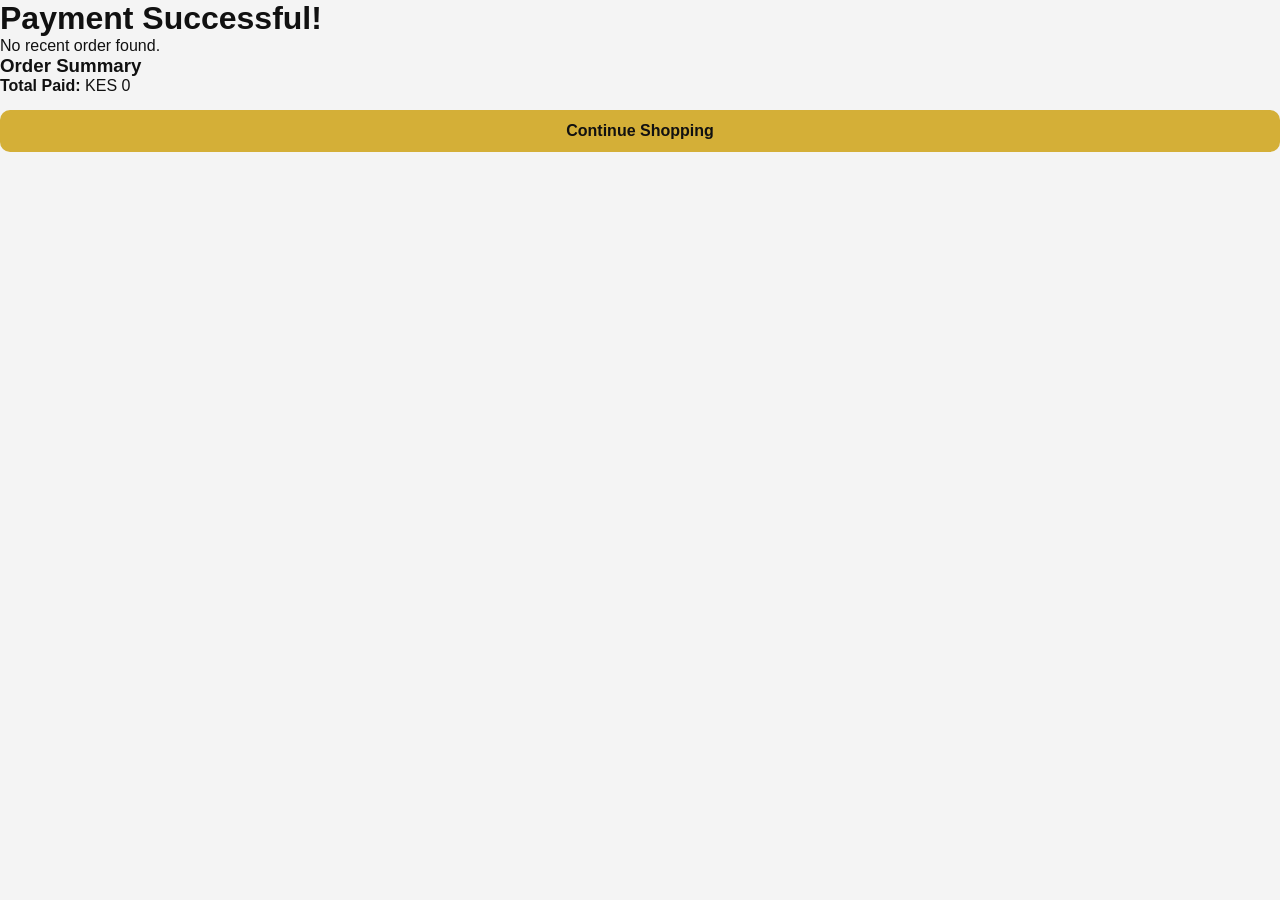
<file: success.html>
<!DOCTYPE html>
<html lang="en"><head><meta charset="utf-8"/><meta name="viewport" content="width=device-width,initial-scale=1"/><title>Payment Successful — Slumtotos</title><link rel="stylesheet" href="style.css"></head><body>
  <main class="success-wrap">
    <h1>Payment Successful!</h1>
    <p id="thanks">Thank you!</p>
    <section class="order-details">
      <h3>Order Summary</h3>
      <ul id="order-items" class="order-list"></ul>
      <p><strong>Total Paid:</strong> <span id="order-total">KES 0</span></p>
      <p><small id="order-time"></small></p>
      <div style="margin-top:12px"><a href="index.html" class="checkout-btn" id="continue-btn">Continue Shopping</a></div>
    </section>
  </main>
<script>
document.addEventListener('DOMContentLoaded', ()=>{
  const order = JSON.parse(localStorage.getItem('st_last_order') || 'null');
  if(!order){ document.getElementById('thanks').textContent = 'No recent order found.'; return; }
  document.getElementById('thanks').textContent = 'Thank you, ' + (order.customer.name || 'Customer') + '!';
  const list = document.getElementById('order-items');
  list.innerHTML = '';
  order.items.forEach(it => {
    const li = document.createElement('li');
    li.className = 'order-item';
    li.innerHTML = '<span>' + it.name + ' x ' + (it.quantity||1) + '</span><span>KES ' + ((it.price||0)*(it.quantity||1)).toFixed(0) + '</span>';
    list.appendChild(li);
  });
  document.getElementById('order-total').textContent = 'KES ' + (order.total || 0).toFixed(0);
  document.getElementById('order-time').textContent = 'Paid on: ' + (new Date(order.paidAt)).toLocaleString();
});
</script>
</body></html>
</file>
<file: style.css>
/* ROOT & GLOBAL RESET */
:root {
  --accent: #E53E3E;
  --gold: #d4af37;
  --bg: #f4f4f4;
  --card: #fff;
  --soft-shadow: 0 6px 18px rgba(0,0,0,0.12);
}

* {
  margin: 0;
  padding: 0;
  box-sizing: border-box;
  font-family: 'Poppins', sans-serif;
}

body {
  background: var(--bg);
  color: #111;
  overflow-x: hidden;
}

#page-container {
  min-height: 100vh;
  display: flex;
  flex-direction: column;
}

/* SPLASH / LOADING PAGE */
.splash-page {
  height: 100vh;
  display: flex;
  justify-content: center;
  align-items: center;
  background: linear-gradient(135deg,#ff6b6b,#fddb3a,#1dd1a1,#5f27cd);
  background-size: 400% 400%;
  animation: gradientFlow 8s ease infinite;
}

.splash-page .card {
  background: rgba(0,0,0,0.18);
  padding: 32px;
  border-radius: 12px;
  text-align: center;
  color: #fff;
  font-weight: 700;
  font-size: 1.2rem;
}

.splash-page .spinner {
  width: 48px;
  height: 48px;
  border-radius: 50%;
  border: 5px solid rgba(255,255,255,0.25);
  border-top-color: #fff;
  animation: spin 1s linear infinite;
  margin: 12px auto 0;
}

@keyframes spin { to { transform: rotate(360deg); } }
@keyframes gradientFlow {
  0% { background-position: 0% 50%; }
  50% { background-position: 100% 50%; }
  100% { background-position: 0% 50%; }
}

/* GOAT HEADER */
.goat-header {
  width: 100%;
  padding: 15px 5%;
  background: linear-gradient(90deg, #000, #111);
  display: flex;
  align-items: center;
  justify-content: space-between;
  flex-wrap: wrap;
  gap: 15px;
  box-shadow: 0 5px 25px rgba(0,0,0,0.5);
  position: sticky;
  top: 0;
  z-index: 2000;
  border-bottom: 2px solid var(--gold);
}

/* BRAND */
.goat-brand {
  display: flex;
  align-items: center;
  gap: 12px;
}
.goat-logo {
  height: 58px;
  animation: floatLogo 3s ease-in-out infinite;
}
.goat-title {
  color: var(--gold);
  font-size: 1.7rem;
  font-weight: 900;
  letter-spacing: 1px;
}
@keyframes floatLogo {
  0%, 100% { transform: translateY(0); }
  50% { transform: translateY(-4px); }
}

/* NAVIGATION - Desktop */
.goat-nav ul {
  display: flex;
  gap: 30px;
  list-style: none;
}
.goat-nav a {
  color: #fff;
  font-weight: 600;
  text-decoration: none;
  transition: 0.3s;
  font-size: 0.95rem;
}
.goat-nav a:hover {
  color: var(--gold);
  text-shadow: 0 0 8px var(--gold);
}
.goat-btn {
  padding: 8px 16px;
  background: var(--gold);
  color: #111 !important;
  border-radius: 10px;
  font-weight: 700;
}

/* CART ICON */
.goat-cart {
  background: none;
  border: none;
  color: var(--gold);
  font-size: 1.6rem;
  cursor: pointer;
  position: relative;
}
#cart-count {
  position: absolute;
  top: -8px;
  right: -10px;
  background: red;
  padding: 3px 8px;
  border-radius: 50px;
  font-size: 0.8rem;
  color: #fff;
}

/* MOBILE MENU BUTTON */
.goat-menu-btn {
  font-size: 2rem;
  color: var(--gold);
  display: none;
  cursor: pointer;
}

/* MOBILE SIDEBAR NAVIGATION - SLIDES FROM LEFT */
.mobile-sidebar {
  position: fixed;
  top: 0;
  left: -100%;
  width: 280px;
  height: 100%;
  background: linear-gradient(135deg, #000, #1a1a1a);
  z-index: 3500;
  transition: left 0.3s ease;
  overflow-y: auto;
  box-shadow: 5px 0 25px rgba(0,0,0,0.5);
}

.mobile-sidebar.open {
  left: 0;
}

.mobile-sidebar-header {
  padding: 20px;
  border-bottom: 2px solid var(--gold);
  display: flex;
  justify-content: space-between;
  align-items: center;
}

.mobile-sidebar-header h2 {
  color: var(--gold);
  font-size: 1.5rem;
}

.close-sidebar {
  background: none;
  border: none;
  color: var(--gold);
  font-size: 2rem;
  cursor: pointer;
}

.mobile-sidebar ul {
  list-style: none;
  padding: 20px;
}

.mobile-sidebar ul li {
  margin: 15px 0;
}

.mobile-sidebar ul li a {
  color: #fff;
  font-size: 1.1rem;
  font-weight: 600;
  text-decoration: none;
  display: block;
  padding: 12px 15px;
  border-radius: 8px;
  transition: all 0.3s ease;
}

.mobile-sidebar ul li a:hover {
  background: var(--gold);
  color: #111;
}

/* Overlay for mobile menu */
.menu-overlay {
  position: fixed;
  top: 0;
  left: 0;
  width: 100%;
  height: 100%;
  background: rgba(0,0,0,0.7);
  z-index: 3000;
  display: none;
}

.menu-overlay.active {
  display: block;
}

@media(max-width: 850px) {
  .goat-nav { display: none !important; }
  .goat-menu-btn { display: block; }
}

/* FLOATING SEARCH BUTTON */
.floating-search-btn {
  position: fixed;
  bottom: 80px;
  right: 25px;
  width: 60px;
  height: 60px;
  background: linear-gradient(135deg, var(--gold), #e8c547);
  border: none;
  border-radius: 50%;
  box-shadow: 0 6px 20px rgba(212, 175, 55, 0.5);
  cursor: pointer;
  font-size: 1.8rem;
  color: #111;
  z-index: 1500;
  transition: all 0.3s ease;
  display: flex;
  align-items: center;
  justify-content: center;
}
.floating-search-btn:hover {
  transform: scale(1.1);
  box-shadow: 0 8px 25px rgba(212, 175, 55, 0.7);
}

/* SEARCH OVERLAY */
.search-overlay {
  position: fixed;
  top: 0;
  left: 0;
  width: 100%;
  height: 100%;
  background: rgba(0, 0, 0, 0.9);
  z-index: 2500;
  display: none;
  align-items: flex-start;
  justify-content: center;
  padding-top: 80px;
}
.search-overlay.active {
  display: flex;
}
.search-box {
  width: 90%;
  max-width: 600px;
  background: #fff;
  border-radius: 16px;
  padding: 20px;
  box-shadow: 0 10px 40px rgba(0,0,0,0.3);
}
.search-box input {
  width: 100%;
  padding: 15px;
  border: 2px solid var(--gold);
  border-radius: 12px;
  font-size: 1.1rem;
  outline: none;
}
.close-search {
  position: absolute;
  top: 30px;
  right: 30px;
  font-size: 2.5rem;
  color: #fff;
  cursor: pointer;
  background: none;
  border: none;
}

/* CATEGORY FILTERS */
.filters {
  margin: 20px auto;
  padding: 10px 5%;
  text-align: center;
}
.filters button {
  padding: 10px 18px;
  margin: 6px;
  border: none;
  background: #111;
  color: #fff;
  border-radius: 8px;
  transition: 0.3s ease;
  cursor: pointer;
  font-weight: 600;
}
.filters button:hover {
  background: var(--gold);
  color: #111;
}

/* PRODUCT GRID */
#shop { padding: 20px 5%; }
.grid {
  display: grid;
  grid-template-columns: repeat(auto-fit, minmax(230px, 1fr));
  gap: 25px;
}

/* PRODUCT CARD */
.product-card {
  background: var(--card);
  border-radius: 16px;
  overflow: hidden;
  box-shadow: var(--soft-shadow);
  transition: 0.3s ease;
  cursor: pointer;
  position: relative;
}
.product-card:hover { 
  transform: translateY(-5px); 
  box-shadow: 0 10px 25px rgba(0,0,0,0.2); 
}

.image-wrapper {
  padding: 12px;
  background: #fafafa;
  display: flex;
  justify-content: center;
  align-items: center;
  min-height: 260px;
  position: relative;
}
.image-wrapper img {
  width: 100%;
  height: 100%;
  object-fit: contain;
  transition: transform 0.3s ease;
}
.product-card:hover .image-wrapper img {
  transform: scale(1.05);
}

/* LIKE BUTTON */
.like-btn {
  position: absolute;
  top: 15px;
  right: 15px;
  background: rgba(255, 255, 255, 0.9);
  border: none;
  width: 40px;
  height: 40px;
  border-radius: 50%;
  font-size: 1.3rem;
  cursor: pointer;
  transition: all 0.3s ease;
  display: flex;
  align-items: center;
  justify-content: center;
  z-index: 10;
}
.like-btn:hover {
  transform: scale(1.1);
  background: #fff;
}
.like-btn.liked {
  color: #e74c3c;
}

/* NEW BADGE */
.badge {
  position: absolute;
  top: 10px;
  left: 10px;
  background: var(--gold);
  padding: 4px 10px;
  border-radius: 8px;
  font-weight: bold;
  font-size: 0.8rem;
  z-index: 5;
}

/* PRODUCT INFO */
.product-info { padding: 15px; }
.product-title { font-size: 1.1rem; font-weight: 700; margin-bottom: 6px; }
.rating { color: var(--gold); margin-bottom: 6px; }
.price { font-size: 1.2rem; font-weight: 700; margin-bottom: 8px; }
.add-btn {
  width: 100%;
  padding: 10px;
  background: var(--accent);
  border: none;
  border-radius: 12px;
  color: #fff;
  font-weight: 700;
  cursor: pointer;
  transition: 0.3s;
}
.add-btn:hover { background: #c53030; }

/* CART SIDEBAR */
#cart-sidebar {
  position: fixed;
  top: 0;
  right: -380px;
  width: 350px;
  height: 100%;
  background: #111;
  color: #fff;
  padding: 20px;
  transition: 0.3s;
  z-index: 3000;
  overflow-y: auto;
}
#cart-sidebar.open { right: 0; }
.cart-header { 
  display: flex; 
  justify-content: space-between; 
  align-items: center;
  margin-bottom: 20px;
}
.cart-header h2 { color: var(--gold); }
#close-cart { 
  font-size: 2rem; 
  background: none; 
  border: none; 
  color: white; 
  cursor: pointer; 
}
.cart-item {
  padding: 12px;
  margin: 12px 0;
  background: #222;
  border-radius: 8px;
  display: flex;
  justify-content: space-between;
  align-items: center;
}
.remove-btn {
  background: var(--accent);
  border: none;
  padding: 5px 10px;
  border-radius: 6px;
  color: #fff;
  cursor: pointer;
  font-size: 0.85rem;
  margin-top: 5px;
}
.cart-summary { 
  margin-top: 20px;
  padding-top: 20px;
  border-top: 2px solid var(--gold);
  font-size: 1.2rem; 
}
.checkout-btn {
  display: block;
  margin-top: 15px;
  padding: 12px;
  text-align: center;
  background: var(--gold);
  color: #111;
  font-weight: 700;
  border-radius: 10px;
  text-decoration: none;
  transition: 0.3s;
}
.checkout-btn:hover {
  background: #e8c547;
}

/* FOOTER */
footer {
  background: #000;
  padding: 25px;
  margin-top: 40px;
  color: #fff;
  text-align: center;
  border-top: 2px solid var(--gold);
}
footer img { margin: 5px; }

/* RESPONSIVE */
@media(max-width:768px){
  .grid { grid-template-columns: 1fr 1fr; gap: 15px; }
  .floating-search-btn {
    width: 55px;
    height: 55px;
    font-size: 1.6rem;
    bottom: 70px;
    right: 20px;
  }
}
@media(max-width:480px){
  .grid { grid-template-columns: 1fr; gap: 10px; }
  .product-info { padding: 12px; }
  .product-title { font-size: 1rem; }
  .price { font-size: 1.1rem; }
  .add-btn { padding: 8px; font-size: 0.95rem; }
  .mobile-sidebar {
    width: 250px;
  }
}
</file>
